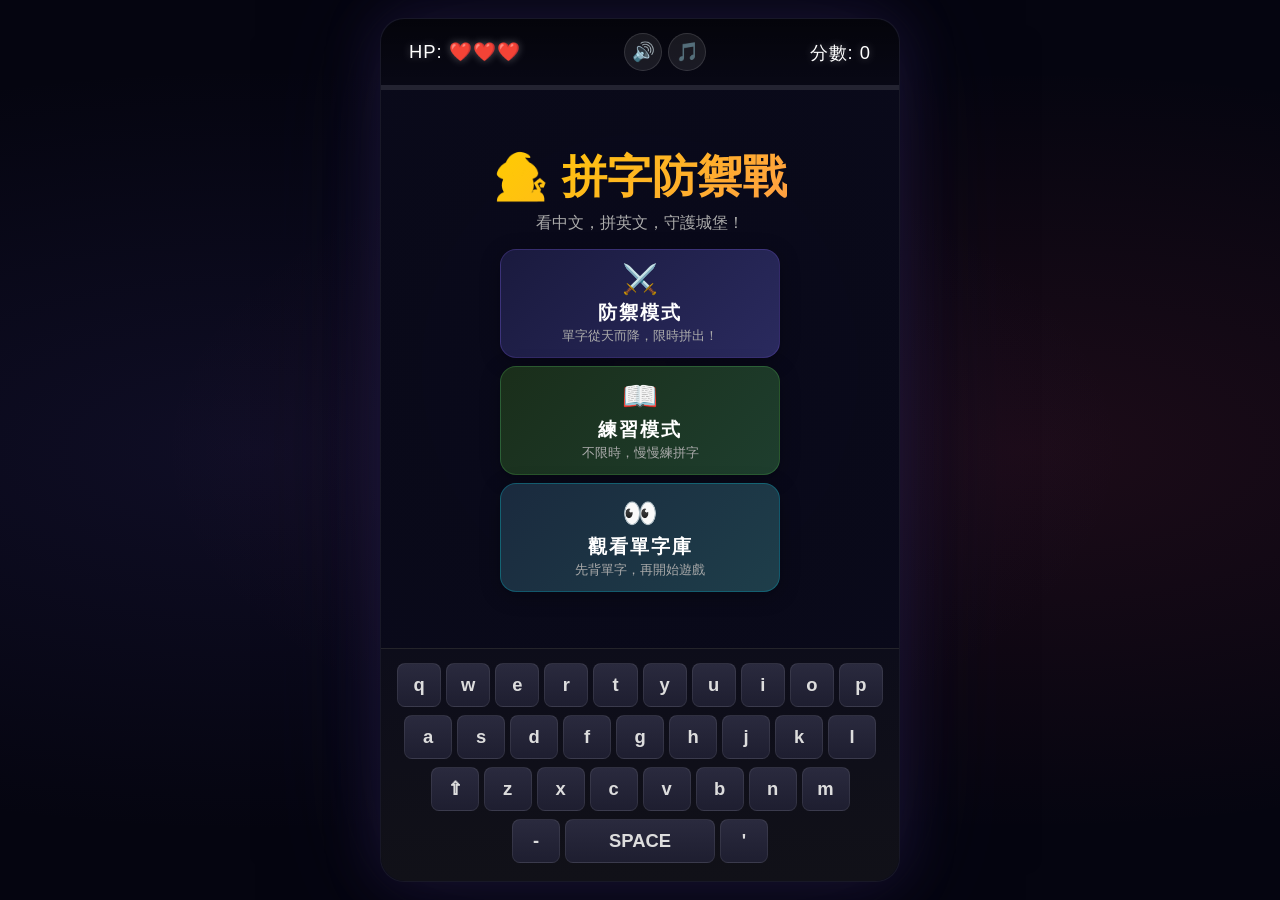
<file: index.html>
<!DOCTYPE html>
<html lang="zh-TW">

<head>
    <meta charset="UTF-8">
    <meta name="viewport" content="width=device-width, initial-scale=1.0, maximum-scale=1.0, user-scalable=no">
    <title>拼字防禦戰</title>
    <link rel="stylesheet" href="style.css?v=19">
</head>

<body>
    <div id="game-container">
        <header id="status-bar">
            <div class="hp-box">HP: <span id="hp-display">❤️❤️❤️</span></div>
            <div class="status-center">
                <button id="back-category-btn" class="icon-btn" title="返回分類"
                    style="display: none; width: auto; padding: 0 10px; border-radius: 18px; font-size: 0.9rem;">🔙
                    分類</button>
                <button id="sound-toggle" class="icon-btn" title="音效開關">🔊</button>
                <button id="music-toggle" class="icon-btn" title="背景音樂開關">🎵</button>
            </div>
            <div class="score-box">分數: <span id="score-display">0</span></div>
        </header>

        <div id="fever-bar-container">
            <div id="fever-bar-fill"></div>
        </div>

        <div id="canvas-container">
            <canvas id="gameCanvas"></canvas>

            <!-- 首頁：模式選擇 -->
            <div id="start-screen">
                <h1>🧙‍♂️ 拼字防禦戰</h1>
                <p style="color:#aaa; margin-bottom: 5px; font-size:0.9rem;">看中文，拼英文，守護城堡！</p>
                <div class="mode-buttons">
                    <button id="start-defense-btn" class="mode-btn">
                        <span class="mode-icon">⚔️</span>
                        <span class="mode-title">防禦模式</span>
                        <span class="mode-desc">單字從天而降，限時拼出！</span>
                    </button>
                    <button id="start-practice-btn" class="mode-btn practice">
                        <span class="mode-icon">📖</span>
                        <span class="mode-title">練習模式</span>
                        <span class="mode-desc">不限時，慢慢練拼字</span>
                    </button>
                    <button id="start-dictionary-btn" class="mode-btn dictionary">
                        <span class="mode-icon">👀</span>
                        <span class="mode-title">觀看單字庫</span>
                        <span class="mode-desc">先背單字，再開始遊戲</span>
                    </button>
                </div>
            </div>

            <!-- 分類選擇畫面 -->
            <div id="category-screen" style="display: none;">
                <h2 id="category-title">📚 選擇題庫</h2>
                <p style="color:#aaa; font-size:0.85rem; margin-bottom: 8px;">選擇要練習的單字分類</p>
                <div id="category-list" class="category-list">
                    <!-- 動態生成 -->
                </div>
                <button id="category-back-btn" class="secondary-btn" style="margin-top: 14px;">⬅ 返回</button>
            </div>

            <!-- 項次/批次選擇畫面 -->
            <div id="batch-screen" style="display: none;">
                <h2 id="batch-title">🔢 選擇範圍</h2>
                <p style="color:#aaa; font-size:0.85rem; margin-bottom: 8px;">將單字依序分組，分批練習效果更好</p>
                <div id="batch-list" class="category-list">
                    <!-- 動態生成 -->
                </div>
                <button id="batch-back-btn" class="secondary-btn" style="margin-top: 14px;">⬅ 返回分類</button>
            </div>

            <!-- 單字預覽畫面 (單字圖鑑) -->
            <div id="dictionary-screen" style="display: none;">
                <h2 id="dictionary-title">👀 單字總覽</h2>
                <div id="dictionary-list" class="dictionary-list">
                    <!-- 動態生成 -->
                </div>
                <button id="dictionary-back-btn" class="secondary-btn" style="margin-top: 14px;">⬅ 返回分類</button>
            </div>

            <!-- 防禦模式結束畫面 -->
            <div id="game-over-screen" style="display: none;">
                <h2>💀 遊戲結束</h2>
                <p>最終分數: <span id="final-score">0</span></p>
                <button id="restart-btn">🔄 再玩一次</button>
                <button id="back-menu-btn" class="secondary-btn">🏠 回到主選單</button>
            </div>

            <!-- 練習模式結束畫面 -->
            <div id="practice-end-screen" style="display: none;">
                <h2>📊 練習結果</h2>
                <p>完成單字: <span id="practice-count">0</span> 個</p>
                <p>正確率: <span id="practice-accuracy">0</span>%</p>
                <button id="practice-restart-btn">📖 繼續練習</button>
                <button id="practice-menu-btn" class="secondary-btn">🏠 回到主選單</button>
            </div>
        </div>

        <div id="keyboard-container">
        </div>
    </div>

    <script src="api.js?v=19"></script>
    <script src="game.js?v=19"></script>
</body>

</html>
</file>
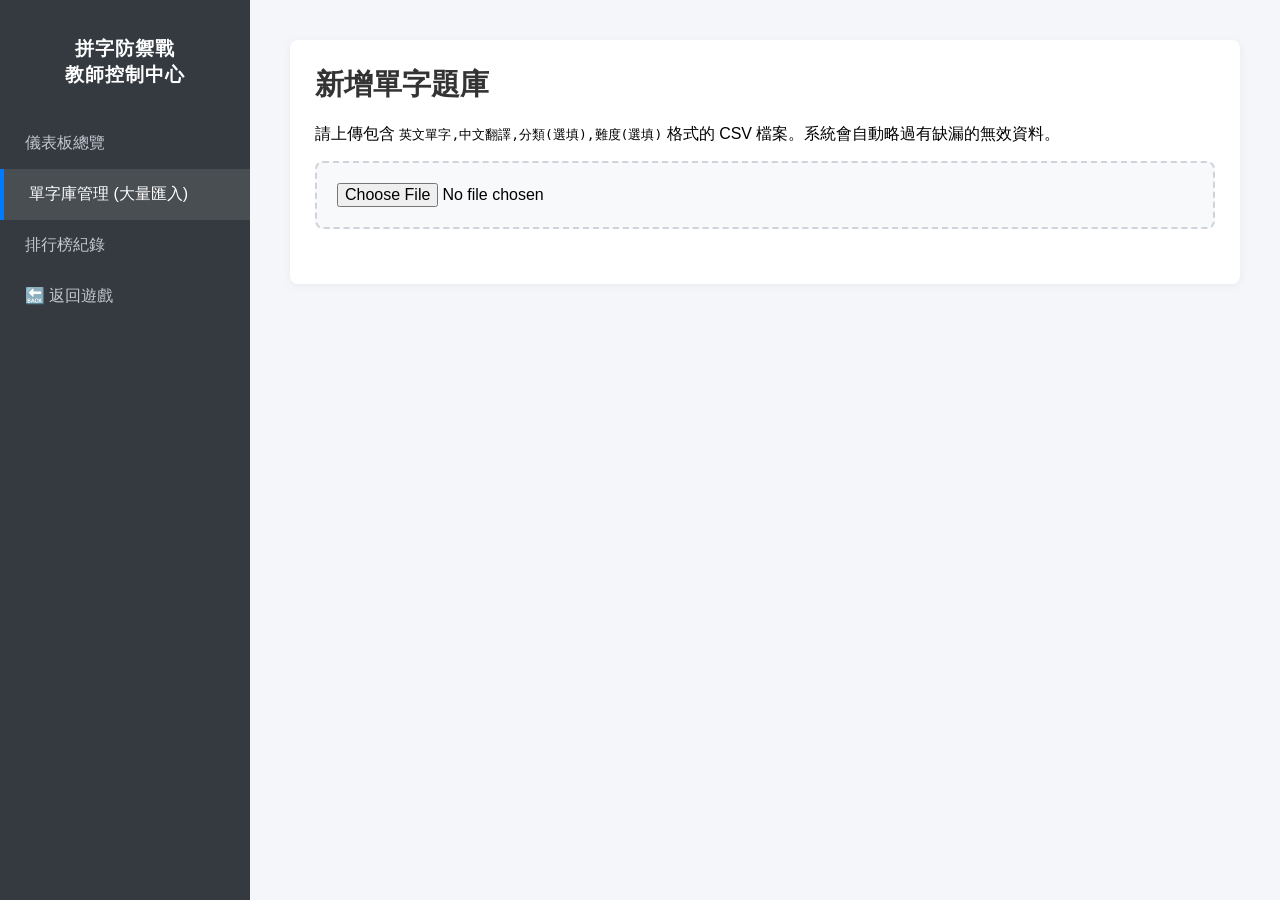
<file: admin.html>
<!DOCTYPE html>
<html lang="zh-TW">
<head>
    <meta charset="UTF-8">
    <meta name="viewport" content="width=device-width, initial-scale=1.0">
    <title>教師管理後台 - 拼字防禦戰</title>
    <style>
        /* 管理後台專屬樣式 */
        body { margin: 0; font-family: 'Segoe UI', Tahoma, Geneva, Verdana, sans-serif; background-color: #f4f6f9; display: flex; height: 100vh; }
        
        /* 側邊導覽列 */
        .sidebar { width: 250px; background-color: #343a40; color: white; padding: 20px 0; }
        .sidebar h2 { text-align: center; font-size: 1.2rem; margin-bottom: 30px; letter-spacing: 1px; }
        .nav-item { padding: 15px 25px; cursor: pointer; transition: 0.2s; color: #c2c7d0; }
        .nav-item:hover, .nav-item.active { background-color: #494e53; color: white; border-left: 4px solid #007bff; }
        
        /* 主內容區 */
        .main-content { flex: 1; padding: 40px; overflow-y: auto; }
        .card { background: white; border-radius: 8px; padding: 25px; box-shadow: 0 2px 10px rgba(0,0,0,0.05); margin-bottom: 20px; }
        h1 { margin-top: 0; color: #333; font-size: 1.8rem; }
        
        /* 上傳控制區 */
        .upload-section { display: flex; align-items: center; gap: 15px; margin-bottom: 20px; border: 2px dashed #ced4da; padding: 20px; border-radius: 8px; background-color: #f8f9fa; }
        input[type="file"] { font-size: 1rem; }
        .btn { padding: 10px 20px; font-size: 1rem; border: none; border-radius: 4px; cursor: pointer; transition: 0.2s; font-weight: bold; }
        .btn-primary { background-color: #007bff; color: white; }
        .btn-primary:hover { background-color: #0056b3; }
        .btn-primary:disabled { background-color: #6c757d; cursor: not-allowed; }
        
        /* 預覽表格 */
        #statusMsg { margin-bottom: 15px; font-weight: bold; color: #495057; }
        table { width: 100%; border-collapse: collapse; margin-top: 10px; }
        th, td { padding: 12px 15px; text-align: left; border-bottom: 1px solid #dee2e6; }
        th { background-color: #f1f3f5; color: #495057; }
        tr.error-row { background-color: #ffe5e5; }
        tr.error-row td { color: #d32f2f; }

        /* 儀表板與排行榜專屬樣式 */
        .section-panel { display: none; }
        .section-panel.active { display: block; }
        
        .stats-grid { display: grid; grid-template-columns: repeat(auto-fit, minmax(200px, 1fr)); gap: 20px; margin-top: 20px; }
        .stat-box { background: #f8f9fa; padding: 20px; border-radius: 8px; border-left: 5px solid #007bff; box-shadow: 0 2px 5px rgba(0,0,0,0.05); }
        .stat-box h3 { margin: 0; font-size: 1rem; color: #6c757d; }
        .stat-box p { margin: 10px 0 0 0; font-size: 2rem; font-weight: bold; color: #343a40; }
        
        .data-table { width: 100%; border-collapse: collapse; margin-top: 15px; }
        .data-table th, .data-table td { padding: 12px 15px; text-align: left; border-bottom: 1px solid #dee2e6; }
        .data-table th { background-color: #e9ecef; color: #495057; }
    </style>
</head>
<body>

    <div class="sidebar">
        <h2>拼字防禦戰<br>教師控制中心</h2>
        <div class="nav-item" id="nav-dashboard">儀表板總覽</div>
        <div class="nav-item active" id="nav-vocab">單字庫管理 (大量匯入)</div>
        <div class="nav-item" id="nav-leaderboard">排行榜紀錄</div>
        <div class="nav-item" style="margin-top: auto;" onclick="window.location.href='index.html'">🔙 返回遊戲</div>
    </div>

    <div class="main-content">
        <!-- 儀表板總覽 -->
        <div class="card section-panel" id="section-dashboard">
            <h1>📊 儀表板總覽</h1>
            <p style="color:#666;">即時掌握學習題庫與遊玩熱度統計資料。</p>
            <div class="stats-grid">
                <div class="stat-box"><h3>總單字數量</h3><p id="stat-vocab">...</p></div>
                <div class="stat-box"><h3>現有分類數</h3><p id="stat-category">...</p></div>
                <div class="stat-box"><h3>最高得分</h3><p id="stat-highest">...</p></div>
                <div class="stat-box"><h3>排行榜筆數</h3><p id="stat-players">...</p></div>
            </div>
        </div>

        <!-- 單字庫管理 -->
        <div class="card section-panel active" id="section-vocab">
            <h1>新增單字題庫</h1>
            <p>請上傳包含 <code>英文單字,中文翻譯,分類(選填),難度(選填)</code> 格式的 CSV 檔案。系統會自動略過有缺漏的無效資料。</p>
            
            <div class="upload-section">
                <input type="file" id="csvFile" accept=".csv">
                <button id="uploadBtn" class="btn btn-primary" style="display: none;">確認匯入無誤，開始上傳</button>
            </div>

            <div id="statusMsg"></div>
            
            <div style="overflow-x: auto;">
                <table id="previewTable">
                    </table>
            </div>
        </div>

        <!-- 排行榜紀錄 -->
        <div class="card section-panel" id="section-leaderboard">
            <h1>🏆 排行榜紀錄</h1>
            <p style="color:#666;">防禦模式中玩家的最高分數成績單。</p>
            <table class="data-table">
                <thead>
                    <tr>
                        <th style="width: 80px;">排名</th>
                        <th>玩家名稱</th>
                        <th>最高分數</th>
                        <th>打榜日期</th>
                    </tr>
                </thead>
                <tbody id="leaderboard-tbody">
                    <tr><td colspan="4" style="text-align: center;">資料載入中...</td></tr>
                </tbody>
            </table>
        </div>
    </div>

    <script src="api.js"></script>
    <script src="admin.js"></script>
</body>
</html>
</file>
<file: style.css>
/* ===================== */
/* 基礎重置與全域設定     */
/* ===================== */
* { box-sizing: border-box; margin: 0; padding: 0; user-select: none; -webkit-touch-callout: none; }
html, body { height: 100%; }
body {
    background-color: #050510;
    color: white;
    font-family: 'Segoe UI', Tahoma, Geneva, Verdana, sans-serif;
    overflow: hidden;
    overscroll-behavior: none;
    display: flex;
    justify-content: center;
    align-items: center;
}

/* ===================== */
/* 遊戲容器佈局           */
/* ===================== */
#game-container {
    display: flex;
    flex-direction: column;
    width: 100%;
    max-width: 600px;
    height: 100vh;
    height: 100dvh;
    margin: 0 auto;
    background-color: #0a0a1a;
    position: relative;
    transition: transform 0.1s;
}

/* ===================== */
/* 狀態列                 */
/* ===================== */
#status-bar {
    display: flex;
    justify-content: space-between;
    align-items: center;
    padding: 10px 16px;
    font-size: 1rem;
    background: linear-gradient(180deg, rgba(0,0,0,0.6), rgba(0,0,0,0.2));
    z-index: 10;
    letter-spacing: 1px;
    flex-shrink: 0;
}
.hp-box, .score-box { text-shadow: 0 0 8px rgba(255,255,255,0.3); white-space: nowrap; }
.status-center { display: flex; gap: 6px; }

/* 音量控制小按鈕 */
.icon-btn {
    width: 36px; height: 36px;
    padding: 0; margin: 0;
    font-size: 1.1rem; line-height: 1;
    border-radius: 50%;
    background: rgba(255,255,255,0.08);
    border: 1px solid rgba(255,255,255,0.12);
    color: white; cursor: pointer;
    display: flex; align-items: center; justify-content: center;
    box-shadow: none; letter-spacing: 0;
    transition: background 0.15s, transform 0.1s;
}
.icon-btn:hover { background: rgba(255,255,255,0.15); }
.icon-btn:active { transform: scale(0.9); }
.icon-btn.muted { opacity: 0.4; }

/* 狂暴進度條 */
#fever-bar-container { height: 5px; width: 100%; background-color: rgba(255,255,255,0.1); flex-shrink: 0; }
#fever-bar-fill { height: 100%; width: 0%; background: linear-gradient(90deg, #ff9f43, #e94560); transition: width 0.3s; }

/* ===================== */
/* Canvas 畫布區          */
/* ===================== */
#canvas-container {
    flex: 1;
    position: relative;
    width: 100%;
    overflow: hidden;
    min-height: 0;
}
canvas { display: block; width: 100%; height: 100%; }

/* ===================== */
/* 開始與結束覆蓋層        */
/* ===================== */
#start-screen, #game-over-screen, #practice-end-screen, #category-screen, #dictionary-screen, #batch-screen {
    position: absolute; top: 0; left: 0; width: 100%; height: 100%;
    background: radial-gradient(ellipse at center, rgba(10,10,26,0.88) 0%, rgba(10,10,26,0.96) 100%);
    display: flex; flex-direction: column; align-items: center; justify-content: center; z-index: 20;
    backdrop-filter: blur(4px);
    padding: 20px;
}
#start-screen h1 {
    font-size: 2.2rem; margin-bottom: 6px;
    background: linear-gradient(135deg, #ffcc00, #ff9f43);
    -webkit-background-clip: text; background-clip: text;
    -webkit-text-fill-color: transparent;
    text-shadow: none;
}
#game-over-screen h2 { color: #e94560; font-size: 1.8rem; }
#game-over-screen p, #practice-end-screen p { color: #ccc; font-size: 1.1rem; margin-top: 8px; }
#practice-end-screen h2 {
    font-size: 1.8rem;
    background: linear-gradient(135deg, #4CAF50, #00ff88);
    -webkit-background-clip: text; background-clip: text;
    -webkit-text-fill-color: transparent;
}

/* 模式選擇按鈕 */
.mode-buttons {
    display: flex; flex-direction: column; gap: 8px;
    margin-top: 10px; width: 100%; max-width: 280px;
}
.mode-btn {
    display: flex; flex-direction: column; align-items: center;
    padding: 12px 16px !important; margin: 0 !important;
    border-radius: 16px !important;
    background: linear-gradient(135deg, #1a1a3e, #2a2a5e) !important;
    border: 1px solid rgba(108,77,196,0.3) !important;
    box-shadow: 0 4px 20px rgba(0,0,0,0.3) !important;
    cursor: pointer; transition: all 0.2s !important;
    text-align: center;
}
.mode-btn:hover {
    transform: translateY(-3px) !important;
    box-shadow: 0 8px 30px rgba(108,77,196,0.4) !important;
    border-color: rgba(108,77,196,0.6) !important;
}
.mode-btn:active { transform: scale(0.97) !important; }
.mode-btn.practice {
    background: linear-gradient(135deg, #1a2e1a, #1e3e2e) !important;
    border-color: rgba(76,175,80,0.3) !important;
}
.mode-btn.practice:hover {
    box-shadow: 0 8px 30px rgba(76,175,80,0.3) !important;
    border-color: rgba(76,175,80,0.6) !important;
}
.mode-btn.dictionary {
    background: linear-gradient(135deg, #1a2a3e, #1e3e4a) !important;
    border-color: rgba(0, 188, 212, 0.3) !important;
}
.mode-btn.dictionary:hover {
    box-shadow: 0 8px 30px rgba(0, 188, 212, 0.3) !important;
    border-color: rgba(0, 188, 212, 0.6) !important;
}
.mode-icon { font-size: 1.8rem; margin-bottom: 4px; }
.mode-title {
    font-size: 1.2rem; font-weight: bold; color: #fff;
    letter-spacing: 2px;
}
.mode-desc { font-size: 0.8rem; color: #aaa; margin-top: 2px; }

/* 分類選擇清單 */
#category-screen h2 {
    font-size: 1.6rem;
    background: linear-gradient(135deg, #7B68EE, #a78bfa);
    -webkit-background-clip: text; background-clip: text;
    -webkit-text-fill-color: transparent;
}
.category-list {
    display: flex; flex-direction: column; gap: 8px;
    width: 100%; max-width: 300px;
    max-height: 55vh; overflow-y: auto;
    padding: 4px 2px;
    margin-top: 10px;
}
.category-list::-webkit-scrollbar { width: 4px; }
.category-list::-webkit-scrollbar-track { background: transparent; }
.category-list::-webkit-scrollbar-thumb { background: rgba(255,255,255,0.15); border-radius: 4px; }
.category-btn {
    display: flex; align-items: center; justify-content: space-between;
    padding: 14px 18px !important; margin: 0 !important;
    border-radius: 12px !important;
    background: linear-gradient(135deg, #1a1a3e, #22224a) !important;
    border: 1px solid rgba(123,104,238,0.2) !important;
    box-shadow: 0 2px 10px rgba(0,0,0,0.2) !important;
    cursor: pointer; transition: all 0.2s !important;
    text-align: left;
}
.category-btn:hover {
    transform: translateY(-2px) !important;
    border-color: rgba(123,104,238,0.5) !important;
    box-shadow: 0 4px 20px rgba(123,104,238,0.2) !important;
}
.category-btn:active { transform: scale(0.97) !important; }
.category-btn.all-btn {
    background: linear-gradient(135deg, #2a1a4e, #3a2a6e) !important;
    border-color: rgba(167,139,250,0.4) !important;
}
.category-name {
    font-size: 1.05rem; font-weight: bold; color: #fff;
    letter-spacing: 1px;
}
.category-count {
    font-size: 0.8rem; color: rgba(255,255,255,0.45);
    background: rgba(255,255,255,0.06);
    padding: 3px 10px; border-radius: 20px;
    white-space: nowrap;
}

/* 單字圖鑑清單 */
#dictionary-screen h2 {
    font-size: 1.6rem;
    background: linear-gradient(135deg, #00BCD4, #80DEEA);
    -webkit-background-clip: text; background-clip: text;
    -webkit-text-fill-color: transparent;
}
.dictionary-list {
    display: flex; flex-direction: column; gap: 8px;
    width: 100%; max-width: 320px;
    max-height: 60vh; overflow-y: auto;
    padding: 6px;
    margin-top: 10px;
}
.dictionary-list::-webkit-scrollbar { width: 4px; }
.dictionary-list::-webkit-scrollbar-track { background: transparent; }
.dictionary-list::-webkit-scrollbar-thumb { background: rgba(255,255,255,0.15); border-radius: 4px; }
.dict-card {
    display: flex; align-items: center; justify-content: flex-start;
    padding: 12px 16px;
    border-radius: 10px;
    background: rgba(255,255,255,0.05);
    border: 1px solid rgba(255,255,255,0.1);
    transition: background 0.2s, border-color 0.2s;
}
.dict-card:hover {
    background: rgba(255,255,255,0.1);
    border-color: rgba(255,255,255,0.3);
}
.dict-id {
    font-size: 0.85rem; color: rgba(255,255,255,0.4);
    font-family: 'Courier New', monospace;
    width: 35px; min-width: 35px; margin-right: 8px;
}
.dict-word {
    font-size: 1.2rem; font-weight: bold; color: #ffcc00;
    font-family: 'Courier New', monospace; letter-spacing: 1px;
}
.dict-trans {
    font-size: 1rem; color: #fff;
    margin-left: auto;
}

/* 通用遊戲按鈕 */
button:not(.icon-btn):not(.mode-btn):not(.key-btn):not(.category-btn) {
    padding: 15px 40px; font-size: 1.1rem;
    background: linear-gradient(135deg, #4a3fa0, #6c4dc4);
    color: white; border: none; border-radius: 12px;
    cursor: pointer; margin-top: 14px;
    box-shadow: 0 4px 15px rgba(108, 77, 196, 0.4);
    transition: transform 0.15s, box-shadow 0.15s;
    letter-spacing: 1px; font-weight: bold;
}
button:not(.icon-btn):not(.mode-btn):not(.key-btn):not(.category-btn):hover { transform: translateY(-2px); box-shadow: 0 6px 20px rgba(108, 77, 196, 0.6); }
button:not(.icon-btn):not(.mode-btn):not(.key-btn):not(.category-btn):active { transform: scale(0.96); }

/* 次要按鈕（回主選單等） */
.secondary-btn {
    background: transparent !important;
    border: 1px solid rgba(255,255,255,0.2) !important;
    box-shadow: none !important;
    font-size: 0.95rem !important;
    padding: 10px 30px !important;
    opacity: 0.7;
}
.secondary-btn:hover { opacity: 1; border-color: rgba(255,255,255,0.4) !important; }

/* ===================== */
/* 虛擬鍵盤區             */
/* ===================== */
#keyboard-container {
    flex-shrink: 0;
    padding: 10px 4px 14px;
    background: linear-gradient(180deg, #0d0d1a, #111118);
    display: flex; flex-direction: column; gap: 6px; justify-content: center;
    z-index: 10; border-top: 1px solid rgba(255,255,255,0.08);
}
.keyboard-row { display: flex; justify-content: center; gap: 4px; }
.key-btn {
    flex: 1; max-width: 42px; height: 40px;
    background: linear-gradient(180deg, #2a2a3e, #1e1e30);
    color: #ddd; border: 1px solid rgba(255,255,255,0.08);
    border-radius: 8px; font-size: 1.1rem; font-weight: bold;
    cursor: pointer;
    display: flex; align-items: center; justify-content: center;
    touch-action: manipulation;
    transition: background 0.1s, transform 0.08s;
}
.key-btn:active, .key-btn.active {
    background: linear-gradient(180deg, #6c4dc4, #4a3fa0);
    transform: scale(0.92); color: #fff;
    box-shadow: 0 0 12px rgba(108, 77, 196, 0.5);
}

.key-btn.active-shift {
    background: linear-gradient(180deg, #6c4dc4, #4a3fa0);
    color: #fff;
    box-shadow: inset 0 0 8px rgba(0,0,0,0.4);
}

/* ===================== */
/* 狂暴模式特效           */
/* ===================== */
body.fever-mode #game-container { box-shadow: inset 0 0 60px rgba(233, 69, 96, 0.6); }
body.fever-mode #fever-bar-fill { background: linear-gradient(90deg, #e94560, #ff6b6b); box-shadow: 0 0 15px #e94560; }
body.fever-mode .key-btn { border-color: rgba(233, 69, 96, 0.3); }
body.fever-mode .key-btn:active, body.fever-mode .key-btn.active {
    background: linear-gradient(180deg, #e94560, #c0392b);
    box-shadow: 0 0 12px rgba(233, 69, 96, 0.6);
}

/* ======================================= */
/* 響應式設計 — 平板 (768px+)               */
/* ======================================= */
@media (min-width: 768px) {
    #game-container {
        max-width: 700px;
        height: 100vh; height: 100dvh;
        border-radius: 24px;
        box-shadow: 0 0 60px rgba(108, 77, 196, 0.2), 0 0 120px rgba(10,10,26,0.8);
        border: 1px solid rgba(255,255,255,0.06);
    }

    /* 用 canvas-container 的 overflow:hidden 來裁切遊戲畫面圓角，而非整個容器 */
    #canvas-container { border-radius: 0; }

    #status-bar { padding: 14px 24px; font-size: 1.1rem; border-radius: 24px 24px 0 0; }

    #keyboard-container {
        padding: 14px 20px 18px;
        gap: 8px;
        border-radius: 0 0 24px 24px;
    }
    .key-btn {
        max-width: 54px; height: 46px;
        font-size: 1.15rem; border-radius: 10px;
    }
    .keyboard-row { gap: 6px; }

    #start-screen h1 { font-size: 2.6rem; }
    button:not(.icon-btn):not(.mode-btn):not(.key-btn):not(.category-btn) { padding: 18px 50px; font-size: 1.15rem; }
}

/* ======================================= */
/* 響應式設計 — 桌面寬螢幕 (1024px+)        */
/* ======================================= */
@media (min-width: 1024px) {
    body {
        background-image:
            radial-gradient(ellipse at 20% 50%, rgba(74,63,160,0.15) 0%, transparent 60%),
            radial-gradient(ellipse at 80% 50%, rgba(233,69,96,0.1) 0%, transparent 60%);
    }

    #game-container {
        max-width: 520px;
        height: 96vh; height: 96dvh;
    }

    #status-bar { padding: 14px 28px; font-size: 1.15rem; }
    .icon-btn { width: 38px; height: 38px; font-size: 1.15rem; }

    #keyboard-container {
        padding: 14px 16px 18px;
        gap: 8px;
    }
    .key-btn {
        max-width: 48px; height: 44px;
        font-size: 1.15rem; border-radius: 8px;
    }
    .key-btn:hover {
        background: linear-gradient(180deg, #35355a, #282844);
        border-color: rgba(255,255,255,0.15);
    }
    .keyboard-row { gap: 5px; }

    #start-screen h1 { font-size: 2.8rem; }
    #start-screen p { font-size: 1rem !important; }
    button:not(.icon-btn):not(.mode-btn):not(.key-btn):not(.category-btn) { padding: 18px 55px; font-size: 1.2rem; border-radius: 14px; }
}

/* ======================================= */
/* 響應式設計 — 超寬桌面 (1440px+)          */
/* ======================================= */
@media (min-width: 1440px) {
    #game-container {
        max-width: 580px;
        border-radius: 28px;
        box-shadow: 0 0 80px rgba(108, 77, 196, 0.25), 0 0 200px rgba(10,10,26,0.9);
    }
    #status-bar { border-radius: 28px 28px 0 0; }
    #keyboard-container { border-radius: 0 0 28px 28px; }
    .key-btn { max-width: 52px; height: 48px; font-size: 1.2rem; }
}

/* ======================================= */
/* 小螢幕手機 (< 375px)                     */
/* ======================================= */
@media (max-width: 374px) {
    #status-bar { padding: 8px 10px; font-size: 0.85rem; }
    .icon-btn { width: 30px; height: 30px; font-size: 0.9rem; }
    .key-btn { max-width: 34px; height: 40px; font-size: 0.95rem; }
    #keyboard-container { padding: 6px 2px 10px; gap: 4px; }
    .keyboard-row { gap: 3px; }
}
</file>
